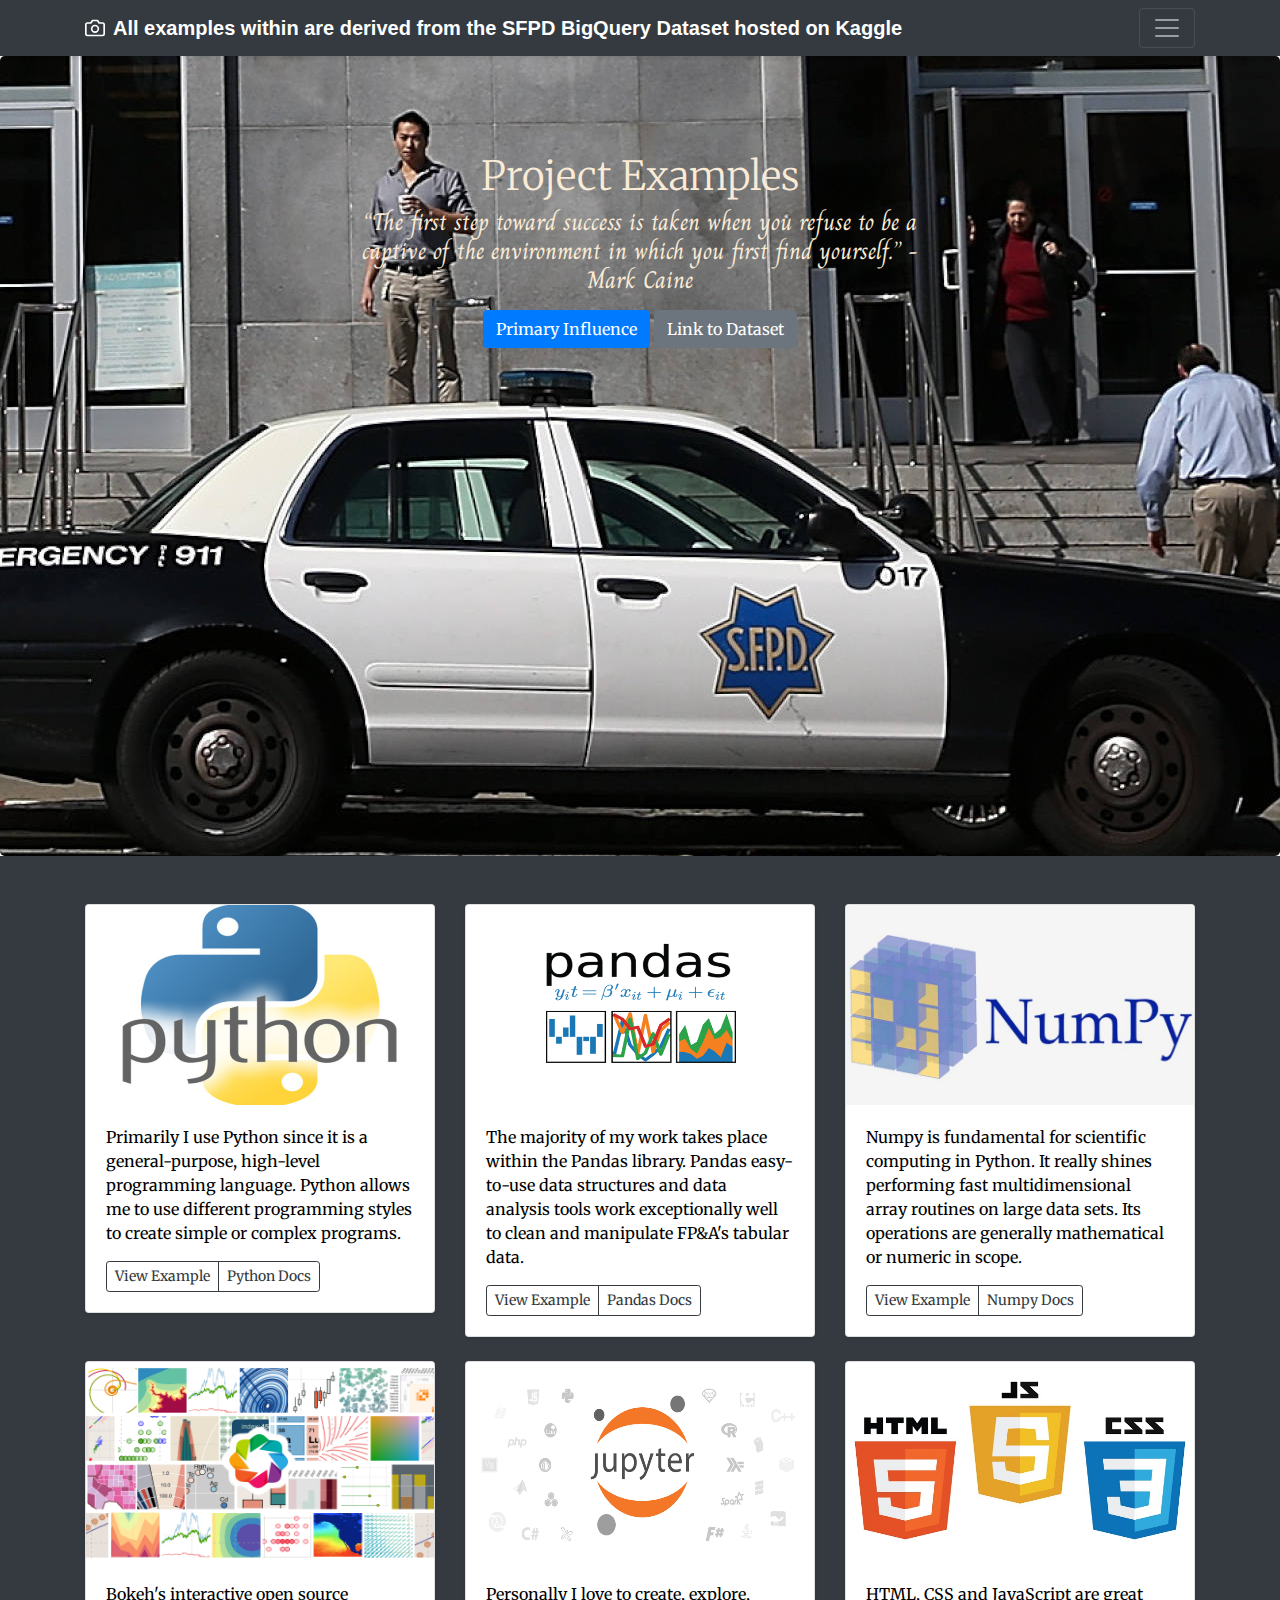
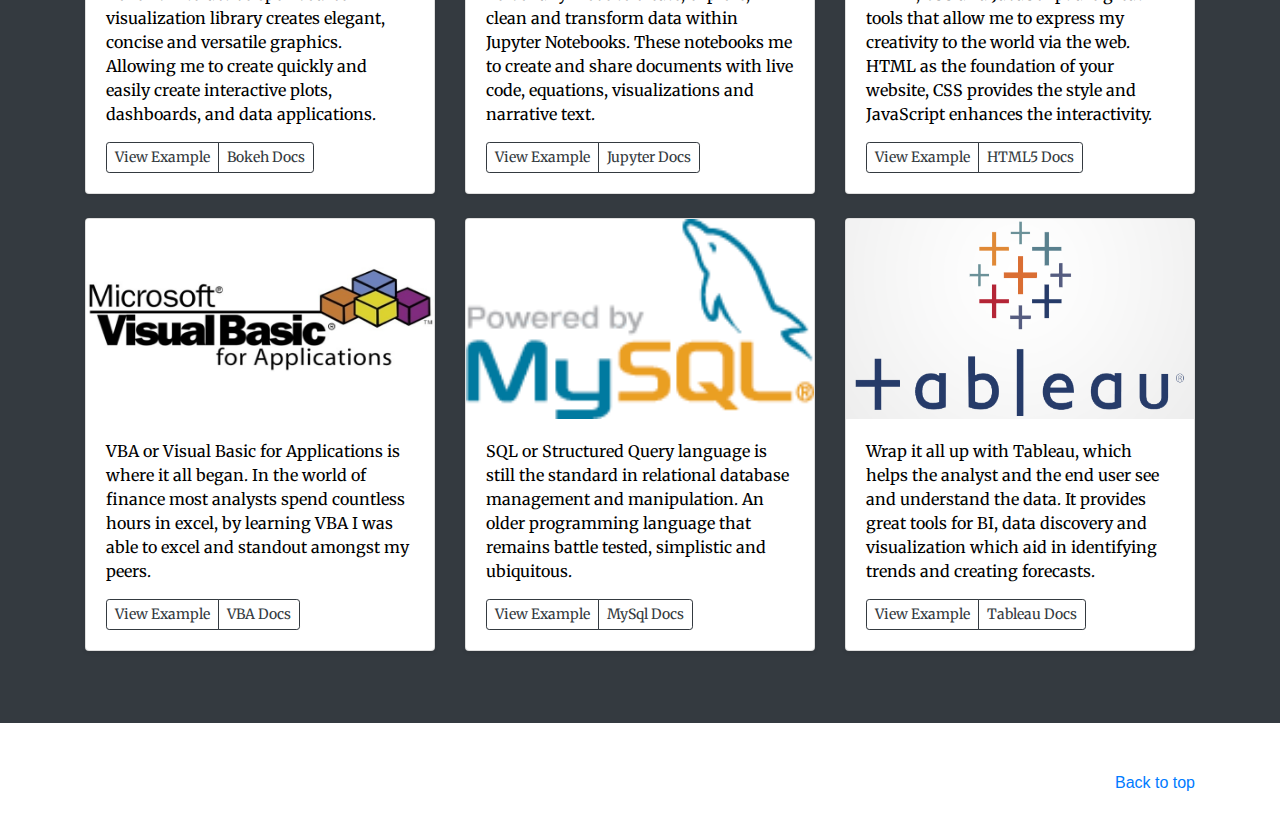
<file: index.html>
<!doctype html>
<html lang="en">
  <head>
    <meta charset="utf-8">
    <meta name="viewport" content="width=device-width, initial-scale=1, shrink-to-fit=no">
    <meta name="description" content="">
    <meta name="author" content="">
    <link rel="stylesheet" href="https://stackpath.bootstrapcdn.com/bootstrap/4.1.0/css/bootstrap.min.css" integrity="sha384-9gVQ4dYFwwWSjIDZnLEWnxCjeSWFphJiwGPXr1jddIhOegiu1FwO5qRGvFXOdJZ4" crossorigin="anonymous">
    <link rel="icon" href="pics/fp.ico">
    <link href="https://fonts.googleapis.com/css?family=Charm|Merriweather" rel="stylesheet">

    <title>My Example Page</title>

    <!-- Bootstrap core CSS -->
    <link href="css/bootstrap.min.css" rel="stylesheet">

    <!-- Custom styles for this template -->
    <link href="album.css" rel="stylesheet">
  </head>

  <body>

    <header>
      <div class="collapse bg-dark" id="navbarHeader">
        <div class="container">
          <div class="row">
            <div class="col-sm-8 col-md-7 py-4">
              <h4 class="text-white">About Me</h4>
              <p class="text-white">I am efficient, reflexive, tech-savvy financial/data analyst who thrives on creating innovative solutions for inefficient businesses practices.</p>
            </div>
            <div class="col-sm-4 offset-md-1 py-4">
              <h4 class="text-white">Contact Info</h4>
              <ul class="list-unstyled">
                <li><a href="https://www.linkedin.com/in/toddfox1/" target="_blank" class="text-white">LinkedIn</a></li>
                <li><a href="https://github.com/tfox72" target="_blank" class="text-white">Github</a></li>
                <li><a href= "mailto: tfox2791@gmail.com" Send Email class="text-white">Email me</a></li>
              </ul>
            </div>
          </div>
        </div>
      </div>
      <div class="navbar navbar-dark bg-dark shadow-sm">
        <div class="container d-flex justify-content-between">
          <a href="#" class="navbar-brand d-flex align-items-center">
            <svg xmlns="http://www.w3.org/2000/svg" width="20" height="20" viewBox="0 0 24 24" fill="none" stroke="currentColor" stroke-width="2" stroke-linecap="round" stroke-linejoin="round" class="mr-2"><path d="M23 19a2 2 0 0 1-2 2H3a2 2 0 0 1-2-2V8a2 2 0 0 1 2-2h4l2-3h6l2 3h4a2 2 0 0 1 2 2z"></path><circle cx="12" cy="13" r="4"></circle></svg>
            <strong> All examples within are derived from the SFPD BigQuery Dataset hosted on Kaggle </strong>
          </a>
          <button class="navbar-toggler" type="button" data-toggle="collapse" data-target="#navbarHeader" aria-controls="navbarHeader" aria-expanded="false" aria-label="Toggle navigation">
            <span class="navbar-toggler-icon"></span>
          </button>
        </div>
      </div>
    </header>

    <main role="main">

      <section class="jumbotron text-center">
        <div class="container">
          <h1 class="jumbotron-heading">Project Examples</h1>
          <h4 style= "font-family: 'Charm', cursive;"> “The first step toward success is taken when you refuse to be a captive of the environment in which you first find yourself.” - Mark Caine</h4>
          <p>
            <a href="https://www.youtube.com/dataschool" role="button" target="_blank" class="btn btn-primary my-2">Primary Influence</a>
            <a href="https://www.kaggle.com/datasf/san-francisco/home" role="button" target="_blank" class="btn btn-secondary my-2">Link to Dataset</a>
          </p>
        </div>
      </section>

      <div class="album py-5 bg-dark">
        <div class="container">

          <div class="row">
            <div class="col-md-4">
              <div class="card mb-4 shadow-sm">
                <img class="card-img-top" data-src="holder.js/100px225?theme=thumb&bg=55595c&fg=eceeef&text=Thumbnail" src="pics/python.jpeg"  style="width:348px;height:200px;" alt="Card image cap">
                <div class="card-body">
                  <p class="card-text">Primarily I use Python since it is a general-purpose, high-level programming language. Python allows me to use different programming styles to create simple or complex programs.</p>
                  <div class="d-flex justify-content-between align-items-center">
                    <div class="btn-group">
                      <a href="nbHTML/SFPD.html" role="button" class="btn btn-sm btn-outline-dark" tabindex="-1" target="_blank" >View Example</a>
                      <a href="https://www.python.org/" role="button" class="btn btn-sm btn-outline-dark" tabindex="-1" target="_blank" >Python Docs</a>
                    </div>
                  </div>
                </div>
              </div>
            </div>
            <div class="col-md-4">
              <div class="card mb-4 shadow-sm">
                <img class="card-img-top" data-src="holder.js/100px225?theme=thumb&bg=55595c&fg=eceeef&text=Thumbnail" src="pics/pandas.png" style="width:348px;height:200px;" alt="Card image cap">
                <div class="card-body">
                  <p class="card-text">The majority of my work takes place within the Pandas library. Pandas easy-to-use data structures and data analysis tools work exceptionally well to clean and manipulate FP&A's tabular data.</p>
                  <div class="d-flex justify-content-between align-items-center">
                    <div class="btn-group">
                      <a href="nbHTML/SFPD_Pandas.html" role="button" class="btn btn-sm btn-outline-dark" tabindex="-1" target="_blank" >View Example</a>
                      <a href="https://pandas.pydata.org/" role="button" class="btn btn-sm btn-outline-dark" tabindex="-1" target="_blank" >Pandas Docs</a>
                    </div>
                  </div>
                </div>
              </div>
            </div>
            <div class="col-md-4">
              <div class="card mb-4 shadow-sm">
                <img class="card-img-top" data-src="holder.js/100px225?theme=thumb&bg=55595c&fg=eceeef&text=Thumbnail" src="pics/numpy.png" style="width:348px;height:200px;" alt="Card image cap">
                <div class="card-body">
                  <p class="card-text">Numpy is fundamental for scientific computing in Python. It really shines performing fast multidimensional array routines on large data sets. Its operations are generally mathematical or numeric in scope. </p>
                  <div class="d-flex justify-content-between align-items-center">
                    <div class="btn-group">
                      <a href="http://www.numpy.org/" role="button" class="btn btn-sm btn-outline-dark" tabindex="-1" target="_blank" >View Example</a>
                      <a href="http://www.numpy.org/" role="button" class="btn btn-sm btn-outline-dark" tabindex="-1" target="_blank" >Numpy Docs</a>
                    </div>
                  </div>
                </div>
              </div>
            </div>

            <div class="col-md-4">
              <div class="card mb-4 shadow-sm">
                <img class="card-img-top" data-src="holder.js/100px225?theme=thumb&bg=55595c&fg=eceeef&text=Thumbnail" src="pics/bokeh.png" style="width:348px;height:200px;" alt="Card image cap">
                <div class="card-body">
                  <p class="card-text">Bokeh's interactive open source visualization library creates elegant, concise and versatile graphics. Allowing me to create quickly and easily create interactive plots, dashboards, and data applications.</p>
                  <div class="d-flex justify-content-between align-items-center">
                    <div class="btn-group">
                      <a href="nbHTML/SFPD_BOKEH.html" role="button" class="btn btn-sm btn-outline-dark" tabindex="-1" target="_blank" >View Example</a>
                      <a href="https://bokeh.pydata.org/en/latest/" role="button" class="btn btn-sm btn-outline-dark" tabindex="-1" target="_blank" >Bokeh Docs</a>
                    </div>
                  </div>
                </div>
              </div>
            </div>
            <div class="col-md-4">
              <div class="card mb-4 shadow-sm">
                <img class="card-img-top" data-src="holder.js/100px225?theme=thumb&bg=55595c&fg=eceeef&text=Thumbnail" src="pics/jupyter.png" style="width:348px;height:200px;" alt="Card image cap">
                <div class="card-body">
                  <p class="card-text">Personally I love to create, explore, clean and transform data within Jupyter Notebooks. These notebooks me to create and share documents with live code, equations, visualizations and narrative text.</p>
                  <div class="d-flex justify-content-between align-items-center">
                    <div class="btn-group">
                      <a href="https://jupyter.org/" role="button" class="btn btn-sm btn-outline-dark" tabindex="-1" target="_blank" >View Example</a>
                      <a href="https://jupyter.org/" role="button" class="btn btn-sm btn-outline-dark" tabindex="-1" target="_blank" >Jupyter Docs</a>
                    </div>
                  </div>
                </div>
              </div>
            </div>
            <div class="col-md-4">
              <div class="card mb-4 shadow-sm">
                <img class="card-img-top" data-src="holder.js/100px225?theme=thumb&bg=55595c&fg=eceeef&text=Thumbnail" src="pics/html.jpg" style="width:348px;height:200px;" alt="Card image cap">
                <div class="card-body">
                  <p class="card-text">HTML, CSS and JavaScript are great tools that allow me to express my creativity to the world via the web. HTML as the foundation of your website, CSS provides the style and JavaScript enhances the interactivity.</p>
                  <div class="d-flex justify-content-between align-items-center">
                    <div class="btn-group">
                      <a href="https://www.w3.org/Consortium/siteindex.html#technologies" role="button" class="btn btn-sm btn-outline-dark" tabindex="-1" target="_blank" >View Example</a>
                      <a href="https://www.w3.org/Consortium/siteindex.html#technologies" role="button" class="btn btn-sm btn-outline-dark" tabindex="-1" target="_blank" >HTML5 Docs</a>
                    </div>
                  </div>
                </div>
              </div>
            </div>

            <div class="col-md-4">
              <div class="card mb-4 shadow-sm">
                <img class="card-img-top" data-src="holder.js/100px225?theme=thumb&bg=55595c&fg=eceeef&text=Thumbnail" src="pics/vba.jpg" style="width:348px;height:200px;" alt="Card image cap">
                <div class="card-body">
                  <p class="card-text">VBA or Visual Basic for Applications is where it all began. In the world of finance most analysts spend countless hours in excel, by learning VBA I was able to excel and standout amongst my peers.</p>
                  <div class="d-flex justify-content-between align-items-center">
                    <div class="btn-group">
                      <a href="https://docs.microsoft.com/en-us/dotnet/visual-basic/" role="button" class="btn btn-sm btn-outline-dark" tabindex="-1" target="_blank" >View Example</a>
                      <a href="https://docs.microsoft.com/en-us/dotnet/visual-basic/" role="button" class="btn btn-sm btn-outline-dark" tabindex="-1" target="_blank" >VBA Docs</a>
                    </div>
                  </div>
                </div>
              </div>
            </div>
            <div class="col-md-4">
              <div class="card mb-4 shadow-sm">
                <img class="card-img-top" data-src="holder.js/100px225?theme=thumb&bg=55595c&fg=eceeef&text=Thumbnail" src="pics/sql.png" style="width:348px;height:200px;" alt="Card image cap">
                <div class="card-body">
                  <p class="card-text">SQL or Structured Query language is still the standard in relational database management and manipulation. An older programming language that remains battle tested, simplistic and ubiquitous. </p>
                  <div class="d-flex justify-content-between align-items-center">
                    <div class="btn-group">
                      <a href="https://dev.mysql.com/doc/" role="button" class="btn btn-sm btn-outline-dark" tabindex="-1" target="_blank" >View Example</a>
                      <a href="https://dev.mysql.com/doc/" role="button" class="btn btn-sm btn-outline-dark" tabindex="-1" target="_blank" >MySql Docs</a>
                    </div>
                  </div>
                </div>
              </div>
            </div>
            <div class="col-md-4">
              <div class="card mb-4 shadow-sm">
                <img class="card-img-top" data-src="holder.js/100px225?theme=thumb&bg=55595c&fg=eceeef&text=Thumbnail" src="pics/tableau.png" style="width:348px;height:200px;" alt="Card image cap">
                <div class="card-body">
                  <p class="card-text">Wrap it all up with Tableau, which helps the analyst and the end user see and understand the data. It provides great tools for BI, data discovery and visualization which aid in identifying  trends and creating forecasts. </p>
                  <div class="d-flex justify-content-between align-items-center">
                    <div class="btn-group">
                      <a href="https://www.tableau.com/" role="button" class="btn btn-sm btn-outline-dark" tabindex="-1" target="_blank" >View Example</a>
                      <a href="https://www.tableau.com/" role="button" class="btn btn-sm btn-outline-dark" tabindex="-1" target="_blank" >Tableau Docs</a>
                    </div>
                  </div>
                </div>
              </div>
            </div>
          </div>
        </div>
      </div>

    </main>

    <footer class="text-muted">
      <div class="container">
        <p class="float-right">
          <a href="#">Back to top</a>
      </div>
    </footer>

    <!-- Bootstrap core JavaScript
    ================================================== -->
    <!-- Placed at the end of the document so the pages load faster -->
    <script src="https://code.jquery.com/jquery-3.3.1.slim.min.js" integrity="sha384-q8i/X+965DzO0rT7abK41JStQIAqVgRVzpbzo5smXKp4YfRvH+8abtTE1Pi6jizo" crossorigin="anonymous"></script>
    <script>window.jQuery || document.write('<script src="../../../../assets/js/vendor/jquery-slim.min.js"><\/script>')</script>
    <script src="vendor/popper.min.js"></script>
    <script src="js/bootstrap.min.js"></script>
    <script src="vendor/holder.min.js"></script>


  </body>
</html>
</file>
<file: album.css>
:root {
  --jumbotron-padding-y: 3rem;
}

.jumbotron {
  padding-top: var(--jumbotron-padding-y);
  padding-bottom: var(--jumbotron-padding-y);
  margin-bottom: 0;
  background-color: #fff;
}
@media (min-width: 768px) {
  .jumbotron {
    padding-top: calc(var(--jumbotron-padding-y) * 2);
    padding-bottom: calc(var(--jumbotron-padding-y) * 2);
  }
}

.jumbotron p:last-child {
  margin-bottom: 0;
}

.jumbotron-heading {
  font-weight: 300;
}

.jumbotron .container {
  max-width: 40rem;
}

footer {
  padding-top: 3rem;
  padding-bottom: 3rem;
}

footer p {
  margin-bottom: .25rem;
}

.box-shadow { box-shadow: 0 .25rem .75rem rgba(0, 0, 0, .05); }

main {
  font-family: 'Charm', cursive;
  font-family: 'Merriweather', serif;
  color: black;
  font-style: font-effect-3d
}

section {
  background-image: url("/pics/t.jpg");
  background-repeat: no-repeat;
  background-position: center ;
  height: 800px;
  color: antiquewhite
}

h2 {
  font-family: 'Charm', cursive, "Century Gothic", CenturyGothic, "AppleGothic", sans-serif;
  font-size: 20px;
  padding: 60px 30px;
  text-align: center;
  text-transform: uppercase;
  text-rendering: optimizeLegibility;
}
h2.elegantshadow {
  color: #131313;
  background-color: #e7e5e4;
  letter-spacing: 0.15em;
  text-shadow: 1px -1px 0 #767676, -1px 2px 1px #737272, -2px 4px 1px #767474, -3px 6px 1px #787777, -4px 8px 1px #7b7a7a, -5px 10px 1px #7f7d7d, -6px 12px 1px #828181, -7px 14px 1px #868585, -8px 16px 1px #8b8a89, -9px 18px 1px #8f8e8d, -10px 20px 1px #949392, -11px 22px 1px #999897, -12px 24px 1px #9e9c9c, -13px 26px 1px #a3a1a1, -14px 28px 1px #a8a6a6, -15px 30px 1px #adabab, -16px 32px 1px #b2b1b0, -17px 34px 1px #b7b6b5, -18px 36px 1px #bcbbba, -19px 38px 1px #c1bfbf, -20px 40px 1px #c6c4c4, -21px 42px 1px #cbc9c8, -22px 44px 1px #cfcdcd, -23px 46px 1px #d4d2d1, -24px 48px 1px #d8d6d5, -25px 50px 1px #dbdad9, -26px 52px 1px #dfdddc, -27px 54px 1px #e2e0df, -28px 56px 1px #e4e3e2;
}
h2.deepshadow {
  color: #e0dfdc;
  background-color: #333;
  letter-spacing: 0.1em;
  text-shadow: 0 -1px 0 #fff, 0 1px 0 #2e2e2e, 0 2px 0 #2c2c2c, 0 3px 0 #2a2a2a, 0 4px 0 #282828, 0 5px 0 #262626, 0 6px 0 #242424, 0 7px 0 #222, 0 8px 0 #202020, 0 9px 0 #1e1e1e, 0 10px 0 #1c1c1c, 0 11px 0 #1a1a1a, 0 12px 0 #181818, 0 13px 0 #161616, 0 14px 0 #141414, 0 15px 0 #121212, 0 22px 30px rgba(0, 0, 0, 0.9);
}
h2.insetshadow {
  color: #202020;
  background-color: #2d2d2d;
  letter-spacing: 0.1em;
  text-shadow: -1px -1px 1px #111, 2px 2px 1px #363636;
}
h2.retroshadow {
  color: #2c2c2c;
  background-color: #d5d5d5;
  letter-spacing: 0.05em;
  text-shadow: 4px 4px 0px #d5d5d5, 7px 7px 0px rgba(0, 0, 0, 0.2);
}
</file>
